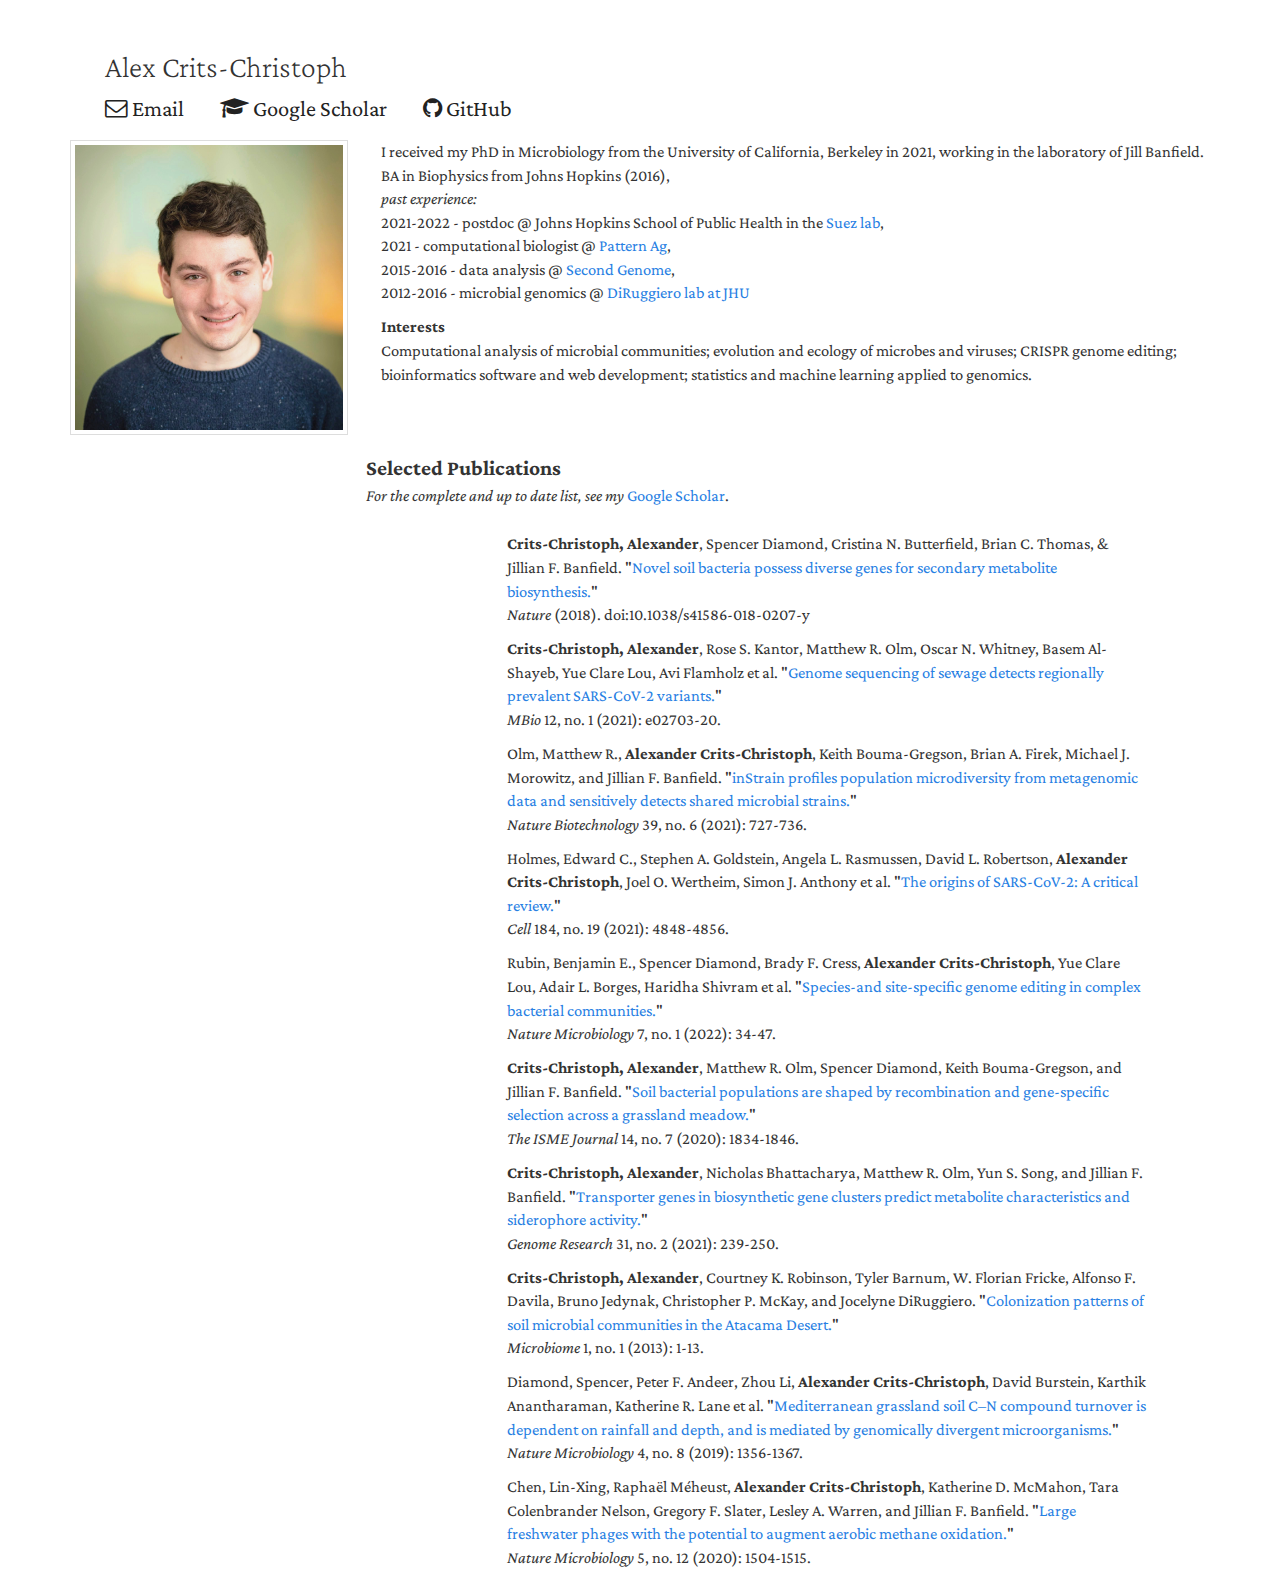
<file: index.html>
<!DOCTYPE html>
<html lang="en">

<head>

    <meta charset="utf-8">
    <meta http-equiv="X-UA-Compatible" content="IE=edge">
    <meta name="viewport" content="width=device-width, initial-scale=1">
    <meta name="description" content="">
    <meta name="author" content="">

    <title>Alex Crits-Christoph</title>

    <link rel="icon" 
      type="image/png" 
      href="./icon_648.png">
    <!-- Bootstrap Core CSS -->
    <link href="css/bootstrap.min.css" rel="stylesheet">

    <!-- Custom CSS -->
    <link href="css/3-col-portfolio.css" rel="stylesheet">

    <link href="http://maxcdn.bootstrapcdn.com/font-awesome/4.1.0/css/font-awesome.min.css" rel="stylesheet">

    <link rel="stylesheet"
          href="https://fonts.googleapis.com/css2?family=Crimson+Pro:wght@200..300">
    <style>
      body {
        font-family: 'Crimson Pro', serif;
      }
    </style>

    <!-- HTML5 Shim and Respond.js IE8 support of HTML5 elements and media queries -->
    <!-- WARNING: Respond.js doesn't work if you view the page via file:// -->
    <!--[if lt IE 9]>
        <script src="https://oss.maxcdn.com/libs/html5shiv/3.7.0/html5shiv.js"></script>
        <script src="https://oss.maxcdn.com/libs/respond.js/1.4.2/respond.min.js"></script>
    <![endif]-->
    <style>
    .choice:hover{
        text-decoration: underline;
        cursor:pointer;
    }
    .active_choice{
        text-decoration: underline;

    }
    </style>

  <style>
    .github-pinner {
      display: inline-block;
      vertical-align: top;
      margin-right: 10px;
    }
  </style>

    <script src="js/jquery.js"></script>

    <script async src="https://badge.dimensions.ai/badge.js" charset="utf-8"></script>
    <script type='text/javascript' src='https://d1bxh8uas1mnw7.cloudfront.net/assets/embed.js'></script>

</head>

<body style="margin-top:0;padding-top:0;">
    <script src="./js/GitHubPinner.js"></script>

    <!-- Page Content -->
    <div class="container" style="padding-left: 50px;margin-top:0;padding-top:0;">

        <!-- Page Header -->
        <div class="row" style="margin-top:0;padding-top:0;">
            <div class="col-lg-12" style="margin-top:0;padding-top:0;">
                <h1 class="" style="margin-top:50px;margin-bottom:10px;font-size:2em;font-family: 'Crimson Pro', serif;font-weight:200;">Alex Crits-Christoph
                </h1>
            <div class="row" style="margin-top:0;padding-top:0;margin-bottom:10px;font-size:1.5em;">
                 <ul class="nav nav-pills" style="margin-top:0;padding-top:0;margin-left:0px;">
                  <li style="margin-right:4px;"><a href="mailto:alexcritschristoph@gmail.com" style="color:#222;height:32px;line-height:25px;padding-top:3px;"><i class="fa fa-envelope-o"></i> Email</a></li>          
                  <li style="margin-right:4px;"><a href="https://scholar.google.com/citations?user=UTO7XJwAAAAJ&hl=en&oi=ao" style="color:#222;height:32px;line-height:25px;padding-top:3px;"><i class="fa fa-graduation-cap"></i> Google Scholar</a></li>
                 <li style="margin-right:4px;"><a href="https://github.com/alexcritschristoph" style="color:#222;height:32px;line-height:25px;padding-top:3px;"><i class="fa fa-github"></i> GitHub</a></li>

                </ul>
            </div>
            </div>

                <div class="row" style="font-size:1.1em;">
                    <div class=" col-md-3">
                      <img class="thumbnail" src="alexpic.jpg" style="height:295px;margin-top:5px;margin-bottom:0px;margin-left:-20px;">
                    </div>

                    <div class="col-md-9">
                                                
                        <div style="padding-top:5px;">I received my PhD in Microbiology from the University of California, Berkeley in 2021, working in the laboratory of Jill Banfield.<br> BA in Biophysics from Johns Hopkins (2016),<br><i>past experience:</i><br> 2021-2022 - postdoc @ Johns Hopkins School of Public Health in the <a href="https://www.suezlab.org/">Suez lab</a>,<br>2021 - computational biologist @ <a href="https://www.pattern.ag/">Pattern Ag</a>,<br>2015-2016 - data analysis @ <a href="http://secondgenome.com/">Second Genome</a>,<br>2012-2016 - microbial genomics @ <a href="http://krieger2.jhu.edu/biology/labs/diruggiero/lab/index.html">DiRuggiero lab at JHU</a> </p>
                        <div style="padding-top:0px;"><b>Interests</b></div>
                        Computational analysis of microbial communities; evolution and ecology of microbes and viruses; CRISPR genome editing; bioinformatics software and web development; statistics and machine learning applied to genomics.<br>
<br><br>
                        </div>
                    </div>
                <br>
                
                <div class="row" style="padding-top:20px;">
                <div class="col-lg-8" style="padding-top:20px;padding-left:0;margin-left:0;">
                <b><span class="choice" style="font-size:1.3em">Selected Publications</span> </b>
                 <br><i>For the complete and up to date list, see my </i> <a href="https://scholar.google.com/citations?user=UTO7XJwAAAAJ&hl=en&oi=ao">Google Scholar</a>.
                <div style="padding-top:5px;">

                    <div class="row" style="margin-top:20px;">
                        <div class="col-lg-1" style="padding-top:5px;">
                            <span style="display:inline;" data-style="small_circle"  class="__dimensions_badge_embed__"  data-doi="10.1038/s41586-018-0207-y"></span>
                        </div>
                        <div class="col-lg-1" style="padding-top:5px;">
                            <div  style="display:inline" class='altmetric-embed' data-badge-type='donut' data-doi="10.1038/s41586-018-0207-y"></div>
                        </div>
                        <div class="col-lg-10" style="padding-left:20px;">
                            <p><b>Crits-Christoph, Alexander</b>, Spencer Diamond, Cristina N. Butterfield, Brian C. Thomas, & Jillian F. Banfield. "<a href="https://www.nature.com/articles/s41586-018-0207-y.pdf">Novel soil bacteria possess diverse genes for secondary metabolite biosynthesis.</a>"<br><i>Nature</i> (2018). doi:10.1038/s41586-018-0207-y </p>
                        </div>
                    </div>

                    <div class="row">
                        <div class="col-lg-1" style="padding-top:20px;">
                            <span style="display:inline;" data-style="small_circle"  class="__dimensions_badge_embed__"  data-doi="10.1128/mBio.02703-20"></span>
                        </div>
                        <div class="col-lg-1" style="padding-top:20px;">
                            <div  style="display:inline" class='altmetric-embed' data-badge-type='donut' data-doi="10.1128/mBio.02703-20"></div>
                        </div>
                        <div class="col-lg-10" style="padding-left:20px;">
                            <p><b>Crits-Christoph, Alexander</b>, Rose S. Kantor, Matthew R. Olm, Oscar N. Whitney, Basem Al-Shayeb, Yue Clare Lou, Avi Flamholz et al. "<a href="https://journals.asm.org/doi/full/10.1128/mBio.02703-20">Genome sequencing of sewage detects regionally prevalent SARS-CoV-2 variants.</a>"<br><i>MBio</i> 12, no. 1 (2021): e02703-20. </p>
                        </div>
                    </div>

                    <div class="row">
                        <div class="col-lg-1" style="padding-top:20px;">
                            <span style="display:inline;" data-style="small_circle"  class="__dimensions_badge_embed__"  data-doi="10.1038/s41587-020-00797-0"></span>
                        </div>
                        <div class="col-lg-1" style="padding-top:20px;">
                            <div  style="display:inline" class='altmetric-embed' data-badge-type='donut' data-doi="10.1038/s41587-020-00797-0"></div>
                        </div>
                        <div class="col-lg-10" style="padding-left:20px;">
                            <p>Olm, Matthew R., <b>Alexander Crits-Christoph</b>, Keith Bouma-Gregson, Brian A. Firek, Michael J. Morowitz, and Jillian F. Banfield. "<a href="https://www.nature.com/articles/s41587-020-00797-0">inStrain profiles population microdiversity from metagenomic data and sensitively detects shared microbial strains.</a>"<br><i>Nature Biotechnology</i> 39, no. 6 (2021): 727-736.</p>
                        </div>
                    </div>

                    <div class="row">
                        <div class="col-lg-1" style="padding-top:20px;">
                            <span style="display:inline;" data-style="small_circle"  class="__dimensions_badge_embed__"  data-doi="10.1016/j.cell.2021.08.017"></span>
                        </div>
                        <div class="col-lg-1" style="padding-top:20px;">
                            <div  style="display:inline" class='altmetric-embed' data-badge-type='donut' data-doi="10.1016/j.cell.2021.08.017"></div>
                        </div>
                        <div class="col-lg-10" style="padding-left:20px;">
                            <p>Holmes, Edward C., Stephen A. Goldstein, Angela L. Rasmussen, David L. Robertson, <b>Alexander Crits-Christoph</b>, Joel O. Wertheim, Simon J. Anthony et al. "<a href="https://www.sciencedirect.com/science/article/pii/S0092867421009910">The origins of SARS-CoV-2: A critical review.</a>"<br><i>Cell</i> 184, no. 19 (2021): 4848-4856.</p>
                        </div>
                    </div>

                    <div class="row">
                        <div class="col-lg-1" style="padding-top:20px;">
                            <span style="display:inline;" data-style="small_circle"  class="__dimensions_badge_embed__"  data-doi="10.1038/s41564-021-01014-7"></span>
                        </div>
                        <div class="col-lg-1" style="padding-top:20px;">
                            <div  style="display:inline" class='altmetric-embed' data-badge-type='donut' data-doi="10.1038/s41564-021-01014-7"></div>
                        </div>
                        <div class="col-lg-10" style="padding-left:20px;">
                            <p>Rubin, Benjamin E., Spencer Diamond, Brady F. Cress, <b>Alexander Crits-Christoph</b>, Yue Clare Lou, Adair L. Borges, Haridha Shivram et al. "<a href="https://www.nature.com/articles/s41564-021-01014-7">Species-and site-specific genome editing in complex bacterial communities.</a>"<br><i>Nature Microbiology</i> 7, no. 1 (2022): 34-47.</p>
                        </div>
                    </div>

                    <div class="row">
                        <div class="col-lg-1" style="padding-top:20px;">
                            <span style="display:inline;" data-style="small_circle"  class="__dimensions_badge_embed__"  data-doi="10.1038/s41396-020-0655-x"></span>
                        </div>
                        <div class="col-lg-1" style="padding-top:20px;">
                            <div  style="display:inline" class='altmetric-embed' data-badge-type='donut' data-doi="10.1038/s41396-020-0655-x"></div>
                        </div>
                        <div class="col-lg-10" style="padding-left:20px;">
                            <p><b>Crits-Christoph, Alexander</b>, Matthew R. Olm, Spencer Diamond, Keith Bouma-Gregson, and Jillian F. Banfield. "<a href="https://www.nature.com/articles/s41396-020-0655-x">Soil bacterial populations are shaped by recombination and gene-specific selection across a grassland meadow.</a>"<br><i>The ISME Journal</i> 14, no. 7 (2020): 1834-1846.</p>
                        </div>
                    </div>

                    <div class="row">
                        <div class="col-lg-1" style="padding-top:20px;">
                            <span style="display:inline;" data-style="small_circle"  class="__dimensions_badge_embed__"  data-doi="10.1101/gr.268169.120"></span>
                        </div>
                        <div class="col-lg-1" style="padding-top:20px;">
                            <div  style="display:inline" class='altmetric-embed' data-badge-type='donut' data-doi="10.1101/gr.268169.120"></div>
                        </div>
                        <div class="col-lg-10" style="padding-left:20px;">
                            <p><b>Crits-Christoph, Alexander</b>, Nicholas Bhattacharya, Matthew R. Olm, Yun S. Song, and Jillian F. Banfield. "<a href="https://genome.cshlp.org/content/31/2/239.short">Transporter genes in biosynthetic gene clusters predict metabolite characteristics and siderophore activity.</a>"<br><i>Genome Research</i> 31, no. 2 (2021): 239-250.</p>
                        </div>
                    </div>

                    <div class="row">
                        <div class="col-lg-1" style="padding-top:20px;">
                            <span style="display:inline;" data-style="small_circle"  class="__dimensions_badge_embed__"  data-doi="10.1186/2049-2618-1-28"></span>
                        </div>
                        <div class="col-lg-1" style="padding-top:20px;">
                            <div  style="display:inline" class='altmetric-embed' data-badge-type='donut' data-doi="10.1186/2049-2618-1-28"></div>
                        </div>
                        <div class="col-lg-10" style="padding-left:20px;">
                            <p><b>Crits-Christoph, Alexander</b>, Courtney K. Robinson, Tyler Barnum, W. Florian Fricke, Alfonso F. Davila, Bruno Jedynak, Christopher P. McKay, and Jocelyne DiRuggiero. "<a href="https://microbiomejournal.biomedcentral.com/articles/10.1186/2049-2618-1-28">Colonization patterns of soil microbial communities in the Atacama Desert.</a>"<br><i>Microbiome</i> 1, no. 1 (2013): 1-13.</p>
                        </div>
                    </div>

                    <div class="row">
                        <div class="col-lg-1" style="padding-top:20px;">
                            <span style="display:inline;" data-style="small_circle"  class="__dimensions_badge_embed__"  data-doi="10.1038/s41564-019-0449-y"></span>
                        </div>
                        <div class="col-lg-1" style="padding-top:20px;">
                            <div  style="display:inline" class='altmetric-embed' data-badge-type='donut' data-doi="10.1038/s41564-019-0449-y"></div>
                        </div>
                        <div class="col-lg-10" style="padding-left:20px;">
                            <p>Diamond, Spencer, Peter F. Andeer, Zhou Li, <b>Alexander Crits-Christoph</b>, David Burstein, Karthik Anantharaman, Katherine R. Lane et al. "<a href="https://www.nature.com/articles/s41564-019-0449-y">Mediterranean grassland soil C–N compound turnover is dependent on rainfall and depth, and is mediated by genomically divergent microorganisms.</a>"<br><i>Nature Microbiology</i> 4, no. 8 (2019): 1356-1367.</p>
                        </div>
                    </div>

                    <div class="row">
                        <div class="col-lg-1" style="padding-top:20px;">
                            <span style="display:inline;" data-style="small_circle"  class="__dimensions_badge_embed__"  data-doi="10.1038/s41564-020-0779-9"></span>
                        </div>
                        <div class="col-lg-1" style="padding-top:20px;">
                            <div  style="display:inline" class='altmetric-embed' data-badge-type='donut' data-doi="10.1038/s41564-020-0779-9"></div>
                        </div>
                        <div class="col-lg-10" style="padding-left:20px;">
                            <p>Chen, Lin-Xing, Raphaël Méheust, <b>Alexander Crits-Christoph</b>, Katherine D. McMahon, Tara Colenbrander Nelson, Gregory F. Slater, Lesley A. Warren, and Jillian F. Banfield. "<a href="https://www.nature.com/articles/s41564-020-0779-9">Large freshwater phages with the potential to augment aerobic methane oxidation.</a>"<br><i>Nature Microbiology</i> 5, no. 12 (2020): 1504-1515.</p>
                        </div>
                    </div>


                </div>
                </div>
                <br>
                </div>
                </div>
            </div>

        </div>
        <!-- /.row -->


    </div>
    <!-- /.container -->

    <!-- jQuery -->

    <!-- Bootstrap Core JavaScript -->
    <script src="js/bootstrap.min.js"></script>

</body>

</html>
</file>
<file: css/3-col-portfolio.css>
/*!
 * Start Bootstrap - 3 Col Portfolio HTML Template (http://startbootstrap.com)
 * Code licensed under the Apache License v2.0.
 * For details, see http://www.apache.org/licenses/LICENSE-2.0.
 */
</file>
